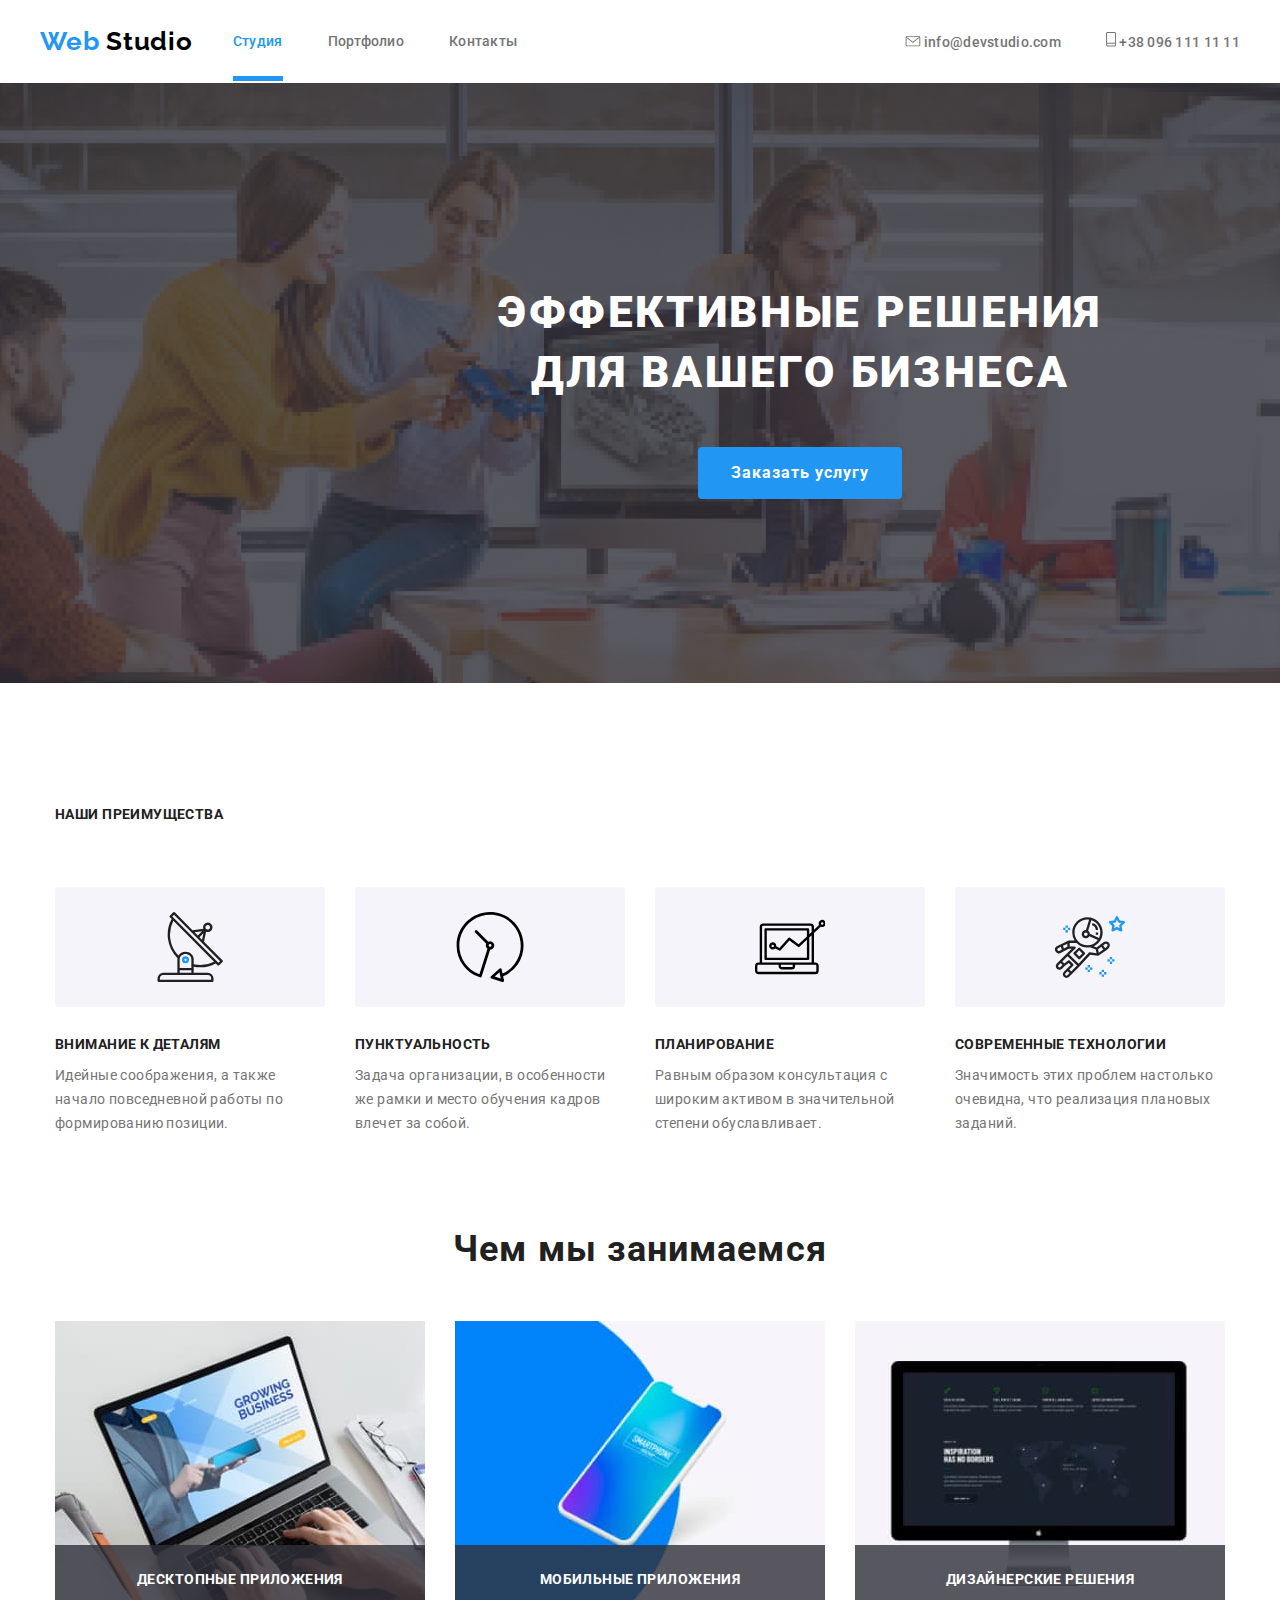
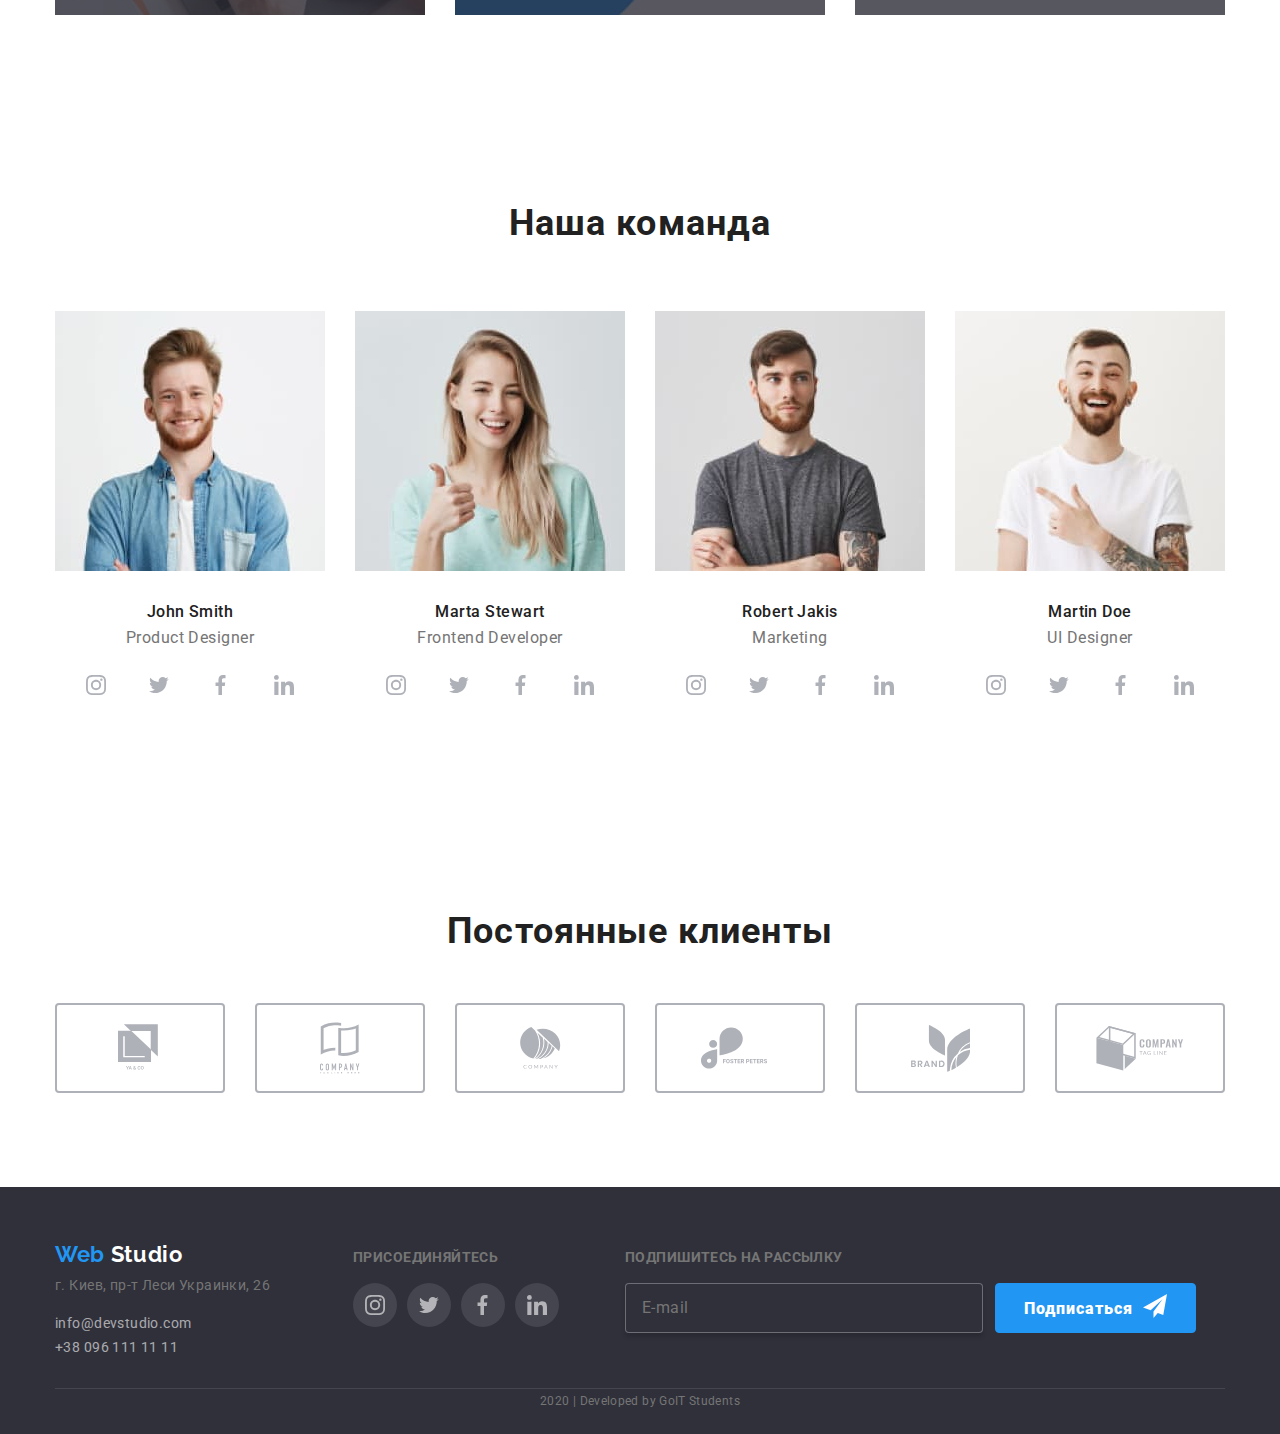
<file: index.html>
<!DOCTYPE html>
<html lang="en">
  <head>
    <meta charset="UTF-8" />
    <meta name="viewport" content="width=device-width, initial-scale=1.0" />
    <title>Document</title>
    <link
      href="https://fonts.googleapis.com/css2?family=Raleway:wght@700&family=Roboto:wght@400;500;700;900&display=swap"
      rel="stylesheet"
    />
    <link rel="stylesheet" href="https://cdnjs.cloudflare.com/ajax/libs/modern-normalize/0.6.0/modern-normalize.min.css"
    />
    <link rel="stylesheet" href="./css/style.css" />
  </head>
  <body class="page">
    <header class="page-header">
      <div class="main-nav">
        <div class="logo">
          <a href="/" class="logo">
            <span class="accent"> Web </span> Studio
          </a>
        </div>
        <div class="site-nav">
          <ul class="site-nav">
              <li class="item"><a href="" class="link current">Студия</a></li>
              <li class="item"><a href="./portfolio.html" class="link">Портфолио</a></li>
              <li class="item"><a href="" class="link">Контакты</a></li>
          </ul>
        </div>
        <div class="contacts">
          <ul class="site-nav">
            <li class="item">
              <a href="mailto:info@devstudio.com" class="link">
                <svg class="icon-contact" width="16px" height="11px">
                  <use href="./images/symbol-defs.svg#icon-envelope"></use>
                </svg>
                info@devstudio.com</a></li>
            <li class="item"><a href="" class="link">
              <svg class="icon-contact" width="10px" height="15px">
                <use href="./images/symbol-defs.svg#icon-mobile"></use>
              </svg>
              +38 096 111 11 11</a></li>
          </ul>
        </div>
      </div>
    </header>
     <main>
       <div class="overlay">
      <section class="hero">
        <h1 class="hero-title">Эффективные решения для вашего бизнеса</h1>
        <button  class="button primery" data-modal-open>Заказать услугу</button>
      </section>
      </div>
      <section class="section">
      <div class="container">
<div class="advantages">
        <h2 class="advantages-title is-hidden">Наши преимущества</h2>
        <ul class="advantages-list">
          <li class="img">
            <div class="">
            <svg class="advantages-img" width="70" height="70">
              <use href="./images/symbol-defs.svg#icon-satellite"></use>
            </svg>
            </div>
            <!--<img class="advantages-img" src="./images/Vector(1).svg"
              alt="спутниковая тарелка"
              width="65"
            />-->
            <h2 class="advantages-title">Внимание к деталям</h2>
            <p class="section-text">
              Идейные соображения, а также начало повседневной работы по
              формированию позиции.
            </p>
          </li>
          <li class="img">
            <svg class="advantages-img" width="70px" height="70px">
              <use href="./images/symbol-defs.svg#icon-clock"></use>
            </svg>
            <!--<img class="advantages-img" src="./images/Vector(2).svg" alt="часы" width="67" />-->
            <h2 class="advantages-title">Пунктуальность</h2>
            <p class="section-text">
              Задача организации, в особенности же рамки и место обучения кадров
              влечет за собой.
            </p>
          </li>
          <li class="img">
            <svg class="advantages-img" width="70px" height="70px">
              <use href="./images/symbol-defs.svg#icon-laptop"></use>
            </svg>
            <!--<img class="advantages-img" src="./images/Vector(3).svg" alt="компьютер" width="70" />-->
            <h2 class="advantages-title">Планирование</h2>
            <p class="section-text">
              Равным образом консультация с широким активом в значительной
              степени обуславливает.
            </p>
          </li>
          <li class="img">
            <svg class="advantages-img" width="70px" height="70px">
              <use href="./images/symbol-defs.svg#icon-astronaut"></use>
            </svg>
            <!--<img class="advantages-img" src="./images/Vector(4).svg" alt="космонавт" width="55" />-->
            <h2 class="advantages-title">Современные технологии</h2>
            <p class="section-text">
              Значимость этих проблем настолько очевидна, что реализация
              плановых заданий.
            </p>
          </li>
        </ul>
</div>
      </section>
      
      <section class="doing">
        <div class="container">
        <h3 class="doing-title">Чем мы занимаемся</h3>
        <ul class="doing-list">
            <li class="box">
            <div class="activity">
              <a href="">
               <img class="doing-img" src="./images/img-nout.jpg" alt="ноутбук"/></a>
              <div class="activity-link">
                <a href="" class="link">Десктопные приложения</a>
              </div>
            </div>
          </li>
          <li class="box">
            <div class="activity">
              <a href="">
                <img class="doing-img" src="./images/box-tel.jpg" alt="телефон" /></a>
              <div class="activity-link">
                <a href="" class="link">Мобильные приложения</a>
              </div>
            </div>
          </li>
          <li class="box">
            <div class="activity">
              <a href="">
                <img class="doing-img" src="./images/monic.jpg" alt="монитор" /></a>
              <div class="activity-link">
                <a href="" class="link">Дизайнерские решения</a>
              </div>
            </div>
          </li>
        </ul>
        </div>
      </section>
      <div class="container-bgd">
      <section class="team">
        <div class="container container-people">
        <h4 class="team-title">Наша команда</h4>
        <div class="container-team">
        <div class="people">
          <ul class="social-links">
          <li>
            <img class="team-img"
              src="./images/people1.jpg" alt="Джон Смит, дизайнер" width="270"
            />
            <h4 class="team-people">John Smith</h4>
            <p class="team-text">Product Designer</p>
          </li>
        </ul>
        <ul class="social-links">
          <div class="social-icon">
          <li>
              <a href="" aria-label="Ссылка на Instagram" class= "link"> 
              <svg class="icon-link" width="20px" height="20px">
                <use href="./images/symbol-defs.svg#icon-instagram"></use>
              </svg>
              </a>
          </li>
          <li>
            <a href="" aria-label="Ссылка на Twitter" class="link">
              
              <svg class="icon-link" width="20px" height="20px">
                <use href="./images/symbol-defs.svg#icon-twitter"></use>
              
              </svg></a>
          </li>
          <li>
            <a href="" aria-label="Ссылка на Facebook" class="link">
              <svg class="icon-link" width="20px" height="20px">
                <use href="./images/symbol-defs.svg#icon-facebook"></use>
              </svg>
            </a>
          </li>
          <li>
            <a href="" aria-label="Ссылка на Linkedin" class="link">
              <svg class="icon-link" width="20px" height="20px">
                <use href="./images/symbol-defs.svg#icon-linkedin"></use>
              </svg>
            </a>
          </li>
          </div>
        </ul>
        </div>
        <div class="people">
        <ul class="social-links">
          <li>
            <img class="team-img"
              src="./images/people2.jpg"
              alt="Марта Стеварт, фронтэнд разработчик" width="270"
            />
            <h4 class="team-people">Marta Stewart</h4>
            <p class="team-text">Frontend Developer</p>
          </li>
        </ul>
        <ul class="social-links">
          <div class="social-icon">
          <li>
            <a href="" aria-label="Ссылка на Instagram" class="link">
              <svg class="icon-link" width="20px" height="20px">
                <use href="./images/symbol-defs.svg#icon-instagram"></use>
              </svg>
              </a>
          </li>
          <li>
            <a href="" aria-label="Ссылка на Twitter" class="link">
              <svg class="icon-link" width="20px" height="20px">
                <use href="./images/symbol-defs.svg#icon-twitter"></use>
              </svg>
              </a>
          </li>
          <li>
            <a href="" aria-label="Ссылка на Facebook" class="link">
              <svg class="icon-link" width="20px" height="20px">
                <use href="./images/symbol-defs.svg#icon-facebook"></use>
              </svg>
              </a>
          </li>
          <li>
            <a href="" aria-label="Ссылка на Linkedin" class="link">
              <svg class="icon-link" width="20px" height="20px">
                <use href="./images/symbol-defs.svg#icon-linkedin"></use>
              </svg>
              </a>
          </li>
          </div>
        </ul>
        </div>
        <div class="people">
        <ul class="social-links">
          <li>
            <img class="team-img"
              src="./images/people3.jpg" alt="Роберт Джакис, маркетинг" width="270"
            />
            <h4 class="team-people">Robert Jakis</h4>
            <p class="team-text">Marketing</p>
          </li>
        </ul>
        <ul class="social-links">
          <div class="social-icon">
          <li>
            <a href="" aria-label="Ссылка на Instagram" class="link"
              >
              <svg class="icon-link" width="20px" height="20px">
                <use href="./images/symbol-defs.svg#icon-instagram"></use>
              </svg>
            </a>
          </li>
          <li>
            <a href="" aria-label="Ссылка на Twitter" class="link">
              <svg class="icon-link" width="20px" height="20px">
                <use href="./images/symbol-defs.svg#icon-twitter"></use>
              </svg>
              </a>
          </li>
          <li>
            <a href="" aria-label="Ссылка на Facebook" class="link">
              <svg class="icon-link" width="20px" height="20px">
                <use href="./images/symbol-defs.svg#icon-facebook"></use>
              </svg>
              </a>
          </li>
          <li>
            <a href="" aria-label="Ссылка на Linkedin" class="link">
              <svg class="icon-link" width="20px" height="20px">
                <use href="./images/symbol-defs.svg#icon-linkedin"></use>
              </svg>
              </a>
          </li>
          </div>
        </ul>
        </div>
        <div class="people">
        <ul class="social-links">
          <li>
            <img class="team-img"
              src="./images/people4.jpg" alt="Мартин До, дизайнер" width="270"
            />
            <h4 class="team-people">Martin Doe</h4>
            <p class="team-text">UI Designer</p>
          </li>
        </ul>
        <ul class="social-links">
          <div class="social-icon">
          <li>
            <a href="" aria-label="Ссылка на Instagram" class="link">
              <svg class="icon-link" width="20px" height="20px">
                <use href="./images/symbol-defs.svg#icon-instagram"></use>
              </svg>
              </a>
          </li>
          <li>
            <a href="" aria-label="Ссылка на Twitter" class="link">
              <svg class="icon-link" width="20px" height="20px">
                <use href="./images/symbol-defs.svg#icon-twitter"></use>
              </svg>
              </a>
          </li>
          <li>
            <a href="" aria-label="Ссылка на Facebook" class="link">
              <svg class="icon-link" width="20px" height="20px">
                <use href="./images/symbol-defs.svg#icon-facebook"></use>
              </svg>
              </a>
          </li>
          <li>
            <a href="" aria-label="Ссылка на Linkedin" class="link">
              <svg class="icon-link" width="20px" height="20px">
                <use href="./images/symbol-defs.svg#icon-linkedin"></use>
              </svg>
              </a>
          </li>
          </div>
        </ul>
        </div>
        </div>
      </section>
      </div>
      <section class="container">
        <h5 class="customers-title">Постоянные клиенты</h5>
        <ul class="customers-list">
          
          <li class="item">
            <a href="" aria-label="Ссылка на YA&CO" class="link">
              <svg class="icon-link" width="44px" height="49px">
                <use href="./images/symbol-defs.svg#icon-ya"></use>
              </svg>
              </a>
          </li>
          <li class="item">
            <a href="" aria-label="Ссылка на COMPANY TAGLINE HERE" class="link">
              <svg class="icon-link" width="40px" height="52px">
                <use href="./images/symbol-defs.svg#icon-tag-line"></use>
              </svg>
              </a
            >
          </li>
          <li class="item">
            <a href="" aria-label="Ссылка на COMPANY" class="link"> 
              <svg class="icon-link" width="41px" height="42px">
                <use href="./images/symbol-defs.svg#icon-company"></use>
              </svg>
              </a>
          </li>
          <li class="item">
            <a href="" aria-label="Ссылка на FOSTER PETERS" class="link"
              > 
              <svg class="icon-link" width="79px" height="45px">
                <use href="./images/symbol-defs.svg#icon-foster"></use>
              </svg>
              </a>
          </li>
          <li class="item">
            <a href="" aria-label="Ссылка на BRAND" class="link">
              <svg class="icon-link" width="59px" height="47px">
                <use href="./images/symbol-defs.svg#icon-brand"></use>
              </svg>
              </a>
          </li>
          <li class="item">
            <a href="" aria-label="Ссылка на COMPANY TAG LINE" class="link">
              <svg class="icon-link" width="88px" height="45px">
                <use href="./images/symbol-defs.svg#icon-tag"></use>
              </svg>
              </a>
          </li>
          
        </ul>
      </div>
      </section>
   </main>
    <div class="backdrop is-hidden" data-modal>
      <div class="modal">
        <button data-modal-close class="icon-button">
          <svg class="icon-close">
            <use href="./images/symbol-modal.svg#icon-close"></use>
          </svg>
        </button>
        <form class="form">
          <div class="form-container">
            <div class="form-call"> Оставьте свои данные, мы вам перезвоним</div>
            <div class="form-group">
              <input class="form-input" type="text" id="name" name="name" placeholder=" " />
              <label for="name" class="form-label">Имя</label>
              <svg class="icon-form" width="18px" height="18px">
                <use href="./images/symbol-modal.svg#icon-person"></use>
              </svg>
            </div>
            <div class="form-group">
              <input class="form-input" type="tel" id="tel" name="tel" placeholder=" " />
              <label for="tel" class="form-label" placeholder=" ">Телефон</label>
              <svg class="icon-form" width="18px" height="18px">
                <use href="./images/symbol-modal.svg#icon-phone"></use>
              </svg>
            </div>
            <div class="form-group">
              <input class="form-input" type="email" id="email" name="email" placeholder=" " />
              <label for="email" class="form-label">Почта</label>
              <svg class="icon-form" width="18px" height="18px">
                <use href="./images/symbol-modal.svg#icon-black"></use>
              </svg>
            </div>
            <div class="form-group">
              <textarea class="textarea-comment" name="comment" rows="5" placeholder=" "></textarea>
              <label for="comment" class="label-comment">Комментарии</label>
            </div>
            <div class="accept">
              <label class="checkbox-label">
                <input class="checkbox" type="checkbox" name="topic" value="doc" />
                <span class="icon-check"></span>
                <p class="label-confirm">Соглашаюсь с рассылкой и принимаю <a href="" class="link-dogovor">Условия
                    договора</a>
                </p>
              </label>
            </div>
            <button class="button-send">Отправить</button>
    
          </div>
        </form>
      </div>
    </div>
    <div class="footer">
    <footer class="container">
      <div class="advantages-list">
      <div class="footer-box footer-addres">
        <a href="/" class="logo"> Web <span class="studio"> Studio </span> </a>
      <address>
        г. Киев, пр-т Леси Украинки, 26
      </address>
      <ul class="footer-contacts">
        <li><a href="" class="link">info@devstudio.com</a></li>
        <li><a href="" class="link">+38 096 111 11 11</a></li>
      </ul>
      </div>
      <div class="footer-box footer-social">
      <b>Присоединяйтесь</b>
      
      <ul class="social-links">
        <div class="footer-links">
        <li>
          <a href="" aria-label="Ссылка на Instagram" class="link">
            <svg class="icon-link" width="20px" height="20px">
              <use href="./images/symbol-defs.svg#icon-instagram"></use>
            </svg>
            </a>
        </li>
        <li>
          <a href="" aria-label="Ссылка на Twitter" class="link">
            <svg class="icon-link" width="20px" height="20px">
              <use href="./images/symbol-defs.svg#icon-twitter"></use>
            </svg>
            </a>
        </li>
        <li>
          <a href="" aria-label="Ссылка на Facebook" class="link">
            <svg class="icon-link" width="20px" height="20px">
              <use href="./images/symbol-defs.svg#icon-facebook"></use>
            </svg>
            </a>
        </li>
        <li>
          <a href="" aria-label="Ссылка на Linkedin" class="link">
            <svg class="icon-link" width="20px" height="20px">
              <use href="./images/symbol-defs.svg#icon-linkedin"></use>
            </svg>
            </a>
        </li>
      </ul>
      </div>
      
      <div class="footer-box footer-email">
      <b>Подпишитесь на рассылку</b>
      <ul class="footer-links">
       <li>
         <form class="form-footer">
           <input class="footer-input" type="email" name="email" placeholder="E-mail"/>
         </form>
       </li>
       <li>
        <button class="footer-button">Подписаться<svg class="icon-link" width="24px" height="24px">
          <use href="./images/symbol-defs.svg#icon-convert"></use>
        </svg>
        </button>
       </li>
      </ul>
      </div>
      </div>
      <p class="developed">2020 | Developed by GoIT Students</p>
    </footer>
    </div>
    <script src="./js/modal.js"></script>
  </body>
</html>
</file>
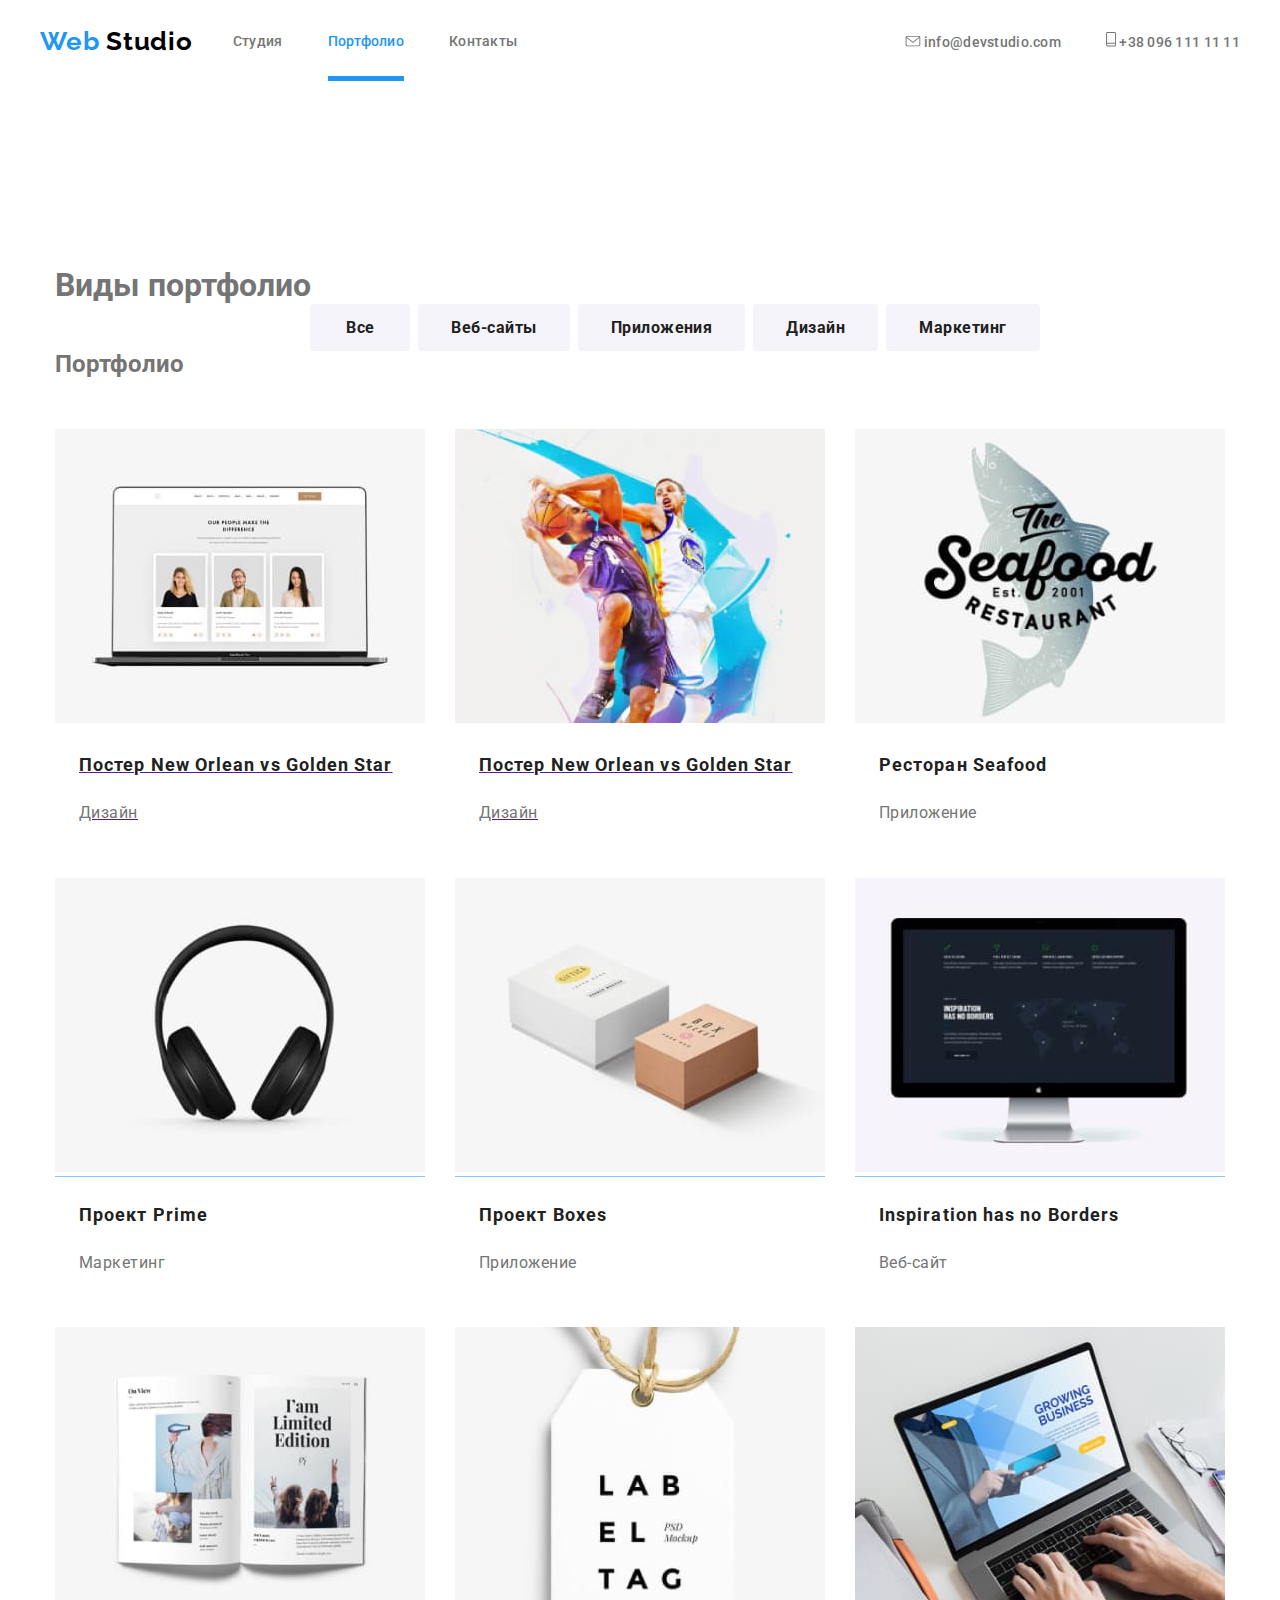
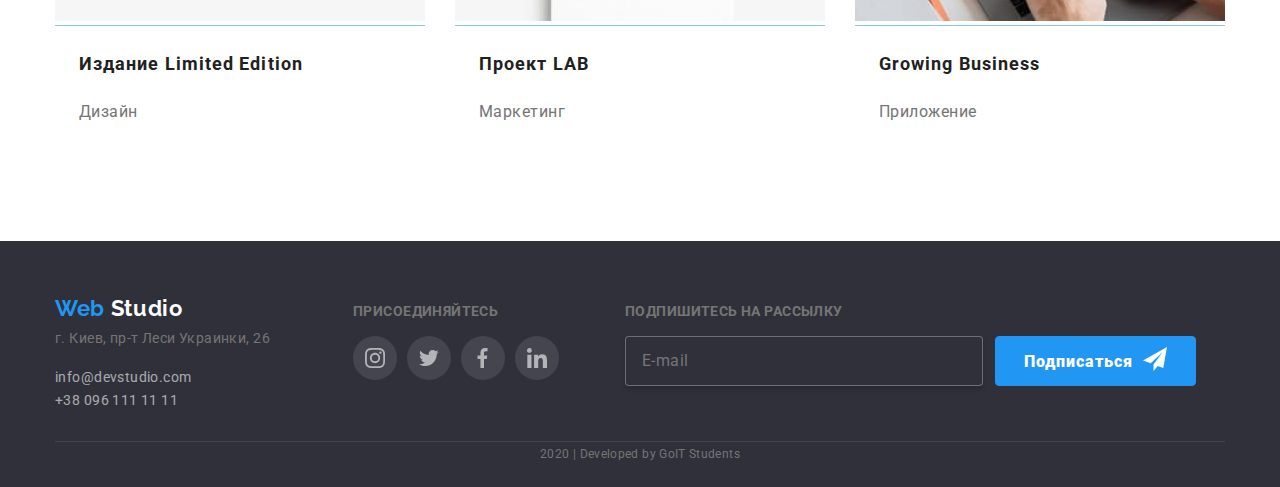
<file: portfolio.html>
<!DOCTYPE html>
<html lang="en">
  <head>
    <meta charset="UTF-8" />
    <meta name="viewport" content="width=device-width, initial-scale=1.0" />
    <title>Document</title>
    <link
      href="https://fonts.googleapis.com/css2?family=Raleway:wght@700&family=Roboto:wght@400;500;700;900&display=swap"
      rel="stylesheet" />
    <link rel="stylesheet" href="https://cdnjs.cloudflare.com/ajax/libs/modern-normalize/0.6.0/modern-normalize.min.css" />
    <link rel="stylesheet" href="./css/style.css" />
  </head>
  <body class="page">
    <header class="page-header">
      <div class="main-nav">
        <div class="logo">
          <a href="/" class="logo">
            <span class="accent"> Web </span> Studio
          </a>
        </div>
        <div class="site-nav">
          <ul class="site-nav">
            <li class="item"><a href="./index.html" class="link">Студия</a></li>
           
            <li class="item"><a href="" class="link current">Портфолио</a></li>
            
            <li class="item"><a href="" class="link">Контакты</a></li>
          </ul>
        </div>
        <div class="contacts">
          <ul class="site-nav">
            <li class="item">
              <a href="mailto:info@devstudio.com" class="link">
                <svg class="icon-contact" width="16px" height="11px">
                  <use href="./images/symbol-defs.svg#icon-envelope"></use>
                </svg>
                info@devstudio.com</a></li>
            <li class="item"><a href="" class="link">
                <svg class="icon-contact" width="10px" height="15px">
                  <use href="./images/symbol-defs.svg#icon-mobile"></use>
                </svg>
                +38 096 111 11 11</a></li>
          </ul>
        </div>
    </header>
    <main>
      <section class="section">
        
        <div class="container-works">
          <h1 class="title is-hidden">Виды портфолио</h1>
          <ul class="list-buttons">
            <li class="item"><a href="" class="buttons">Все</a></li>
            <li class="item"><a href="" class="buttons">Веб-сайты</a></li>
            <li class="item"><a href="" class="buttons">Приложения</a></li>
            <li class="item"><a href="" class="buttons">Дизайн</a></li>
            <li class="item"><a href="" class="buttons">Маркетинг</a></li>
          </ul>
         
           <h2 class="title-portfolio is-hidden">Портфолио</h2>
            <ul class="flex-container">
              
              <li class="flex-element">
                <a href class="product">
                  <div class="product-card">
                  <img src="./images/tehnok.jpg" alt="Характеристика технокряк" width="370" />
                    <div class="product-text">
                      <p class="text">
                        Технокряк это современная площадка распространения
                        коронавируса. Компании используют эту платформу для
                        цифрового шпионажа и атак на защищённые сервера конкурентов.
                      </p>
                    </div>
                  </div>
                  <div class='footer-card'>
                    <h2 class="section-title">
                      Постер New Orlean vs Golden Star
                    </h2>
                    <p class="kind-portfolio">Дизайн</p>
                  </div>
                </a>
              </li>
                
              <li class="flex-element">
                <a href class="product"> 
                <div class="product-card">
                  <img src="./images/poster.jpg" alt="Изображение постера" width="370" />
                  <div class="product-text">
                  <p class="text">
                    Технокряк это современная площадка распространения
                    коронавируса. Компании используют эту платформу для
                    цифрового шпионажа и атак на защищённые сервера конкурентов.
                  </p>
                  </div>
                  </div>
                 <div class='footer-card'>
                  <h2 class="section-title">
                   Постер New Orlean vs Golden Star
                  </h2>
                  <p class="kind-portfolio">Дизайн</p>
                 </div>
                </a>
               </li>
              
              
              <li class="flex-element">
                <div class="product">
                <div class="product-card">
                <a>
                  <img
                    src="./images/restaurant.jpg"
                    alt="Изображение логотипа"
                    width="370"
                  />                  
                  <div class="product-text">
                  <p class="text">
                    Технокряк это современная площадка распространения
                    коронавируса. Компании используют эту платформу для
                    цифрового шпионажа и атак на защищённые сервера конкурентов.
                  </p>
                  </div>
                  </div>
                  <h2 class="section-title">Ресторан Seafood</h2>
                  <p class="kind-portfolio">Приложение</p>
                </a>
                </div>
              </li>
              
              
              <li class="flex-element">
                <div class="product">
                <div class="product-card">
                <a>
                  <img
                    src="./images/headphones.jpg"
                    alt="Изображение наушников"
                    width="370"
                  />
                  <div class="product-text">               
                  <p class="text">
                    Технокряк это современная площадка распространения
                    коронавируса. Компании используют эту платформу для
                    цифрового шпионажа и атак на защищённые сервера конкурентов.
                  </p>
                  </div>
                  </div>
                   <h2 class="section-title">Проект Prime</h2>
                  <p class="kind-portfolio">Маркетинг</p>
                </a>
                </div>
              </li>
              
              
              <li class="flex-element">
                <div class="product">
                <div class="product-card">
                <a>
                  <img
                    src="./images/boxes.jpg"
                    alt="Изображение коробок"
                    width="370"
                  />
                  <div class="product-text">                 
                  <p class="text">
                    Технокряк это современная площадка распространения
                    коронавируса. Компании используют эту платформу для
                    цифрового шпионажа и атак на защищённые сервера конкурентов.
                  </p>
                  </div>
               </div>
                  <h2 class="section-title">Проект Boxes</h2>
                  <p class="kind-portfolio">Приложение</p>
                </a>
                </div>
              </li>
              
              
              <li class="flex-element">
                <div class="product">
                <div class="product-card">
                <a>
                  <img
                    src="./images/monic.jpg"
                    alt="Изображение монитора"
                    width="370"
                  />                 
                  <div class="product-text">
                  <p class="text">
                    Технокряк это современная площадка распространения
                    коронавируса. Компании используют эту платформу для
                    цифрового шпионажа и атак на защищённые сервера конкурентов.
                  </p>
                  </div>
                  </div>
                  <h2 class="section-title">Inspiration has no Borders</h2>
                  <p class="kind-portfolio">Веб-сайт</p>
                </a>
               </div>
              </li>
              
              
              <li class="flex-element">
                <div class="product">
                <div class="product-card">
                <a>
                  <img
                    src="./images/edition.jpg"
                    alt="Изображение издательства"
                    width="370"
                  />                 
                <div class="product-text">
                  <p class="text">
                    Технокряк это современная площадка распространения
                    коронавируса. Компании используют эту платформу для
                    цифрового шпионажа и атак на защищённые сервера конкурентов.
                  </p>
                  </div>
                  </div>
                  <h2 class="section-title">Издание Limited Edition</h2>
                  <p class="kind-portfolio">Дизайн</p>
                </a>
                </div>
              </li>
              
              
              <li class="flex-element">
                <div class="product">
                <div class="product-card">
                <a>
                  <img
                    src="./images/lab.jpg"
                    alt="Изображение логотипа"
                    width="370"
                  />                 
                <div class="product-text">
                  <p class="text">
                    Технокряк это современная площадка распространения
                    коронавируса. Компании используют эту платформу для
                    цифрового шпионажа и атак на защищённые сервера конкурентов.
                  </p>
                  </div>
                </div>
                  <h2 class="section-title">Проект LAB</h2>
                  <p class="kind-portfolio">Маркетинг</p>
                </a>
                </div>
              </li>
              
              
              <li class="flex-element">
                <div class="product">
                <div class="product-card">
                <a>
                  <img
                    src="./images/img-nout.jpg"
                    alt="Изображение ноутбука"
                    width="370"
                  />                 
                <div class="product-text">
                  <p class="text">
                    Технокряк это современная площадка распространения
                    коронавируса. Компании используют эту платформу для
                    цифрового шпионажа и атак на защищённые сервера конкурентов.
                  </p>
                  </div>
                </div>
                   <h2 class="section-title">Growing Business</h2>
                  <p class="kind-portfolio">Приложение</p>
                </a>
                </div>
              </li>
              
            </ul>
          
        </div>
      </section>
    </main>
    <div class="footer">
      <footer class="container">
        <div class="advantages-list">
          <div class="footer-box footer-addres">
            <a href="/" class="logo"> Web <span class="studio"> Studio </span> </a>
            <address>
              г. Киев, пр-т Леси Украинки, 26
            </address>
            <ul class="footer-contacts">
              <li><a href="" class="link">info@devstudio.com</a></li>
              <li><a href="" class="link">+38 096 111 11 11</a></li>
            </ul>
          </div>
          <div class="footer-box footer-social">
            <b>Присоединяйтесь</b>
    
            <ul class="social-links">
              <div class="footer-links">
                <li>
                  <a href="" aria-label="Ссылка на Instagram" class="link">
                    <svg class="icon-link" width="20px" height="20px">
                      <use href="./images/symbol-defs.svg#icon-instagram"></use>
                    </svg>
                  </a>
                </li>
                <li>
                  <a href="" aria-label="Ссылка на Twitter" class="link">
                    <svg class="icon-link" width="20px" height="20px">
                      <use href="./images/symbol-defs.svg#icon-twitter"></use>
                    </svg>
                  </a>
                </li>
                <li>
                  <a href="" aria-label="Ссылка на Facebook" class="link">
                    <svg class="icon-link" width="20px" height="20px">
                      <use href="./images/symbol-defs.svg#icon-facebook"></use>
                    </svg>
                  </a>
                </li>
                <li>
                  <a href="" aria-label="Ссылка на Linkedin" class="link">
                    <svg class="icon-link" width="20px" height="20px">
                      <use href="./images/symbol-defs.svg#icon-linkedin"></use>
                    </svg>
                  </a>
                </li>
            </ul>
          </div>
    
          <div class="footer-box footer-email">
            <b>Подпишитесь на рассылку</b>
            <ul class="footer-links">
              <li>
                <form class="form-footer">
                  <input class="footer-input" type="email" name="email" placeholder="E-mail" />
                </form>
              </li>
              <li>
                <button class="footer-button">Подписаться<svg class="icon-link" width="24px" height="24px">
                    <use href="./images/symbol-defs.svg#icon-convert"></use>
                  </svg>
                </button>
              </li>
            </ul>
          </div>
        </div>
        <p class="developed">2020 | Developed by GoIT Students</p>
      </footer>
    </div>
  </body>
</html>
</file>
<file: css/style.css>
:root {
  --primary-text-color: #757575;
  --title-text-color: #212121;
  --accent-color: #2196f3;
  --primary-white-color: #ffffff;
  --icon-color: #afb1b8;
  --logo-color: #000000;
  --timing-function: cubic-bezier(0.4, 0, 0.2, 1);
}
.page {
  margin: 0;
  background-color: var(--primary-white-color);
  color: var(--primary-text-color);
  font-family: Roboto, Arial;
}

/* цвет основного текста #212121*/

/* вторичный цвет текста #757575*/

/* белый #FFFFFF*/

/* rgba (255, 255, 255, 0,4)*/

/* акцент #2196F3*/

/* вторичный цвет фона F5F4FA*/

html {
  box-sizing: border-box;
}

*,
*::before,
*::after {
  box-sizing: inherit;
}
.page-header {
  /* outline: 2px solid tomato;*/
}

/*главная навигация*/
.main-nav {
  display: flex;
  align-items: center;
  margin-left: auto;
  margin-right: auto;
  width: 1200px;
  /*outline: 2px solid tomato;*/
}

.logo {
  color: var(--logo-color);
  font-family: Raleway, Arial;
  font-weight: bold;
  font-size: 26px;
  line-height: 1.19;
  letter-spacing: 0.03em;
  text-decoration: none;
}

.accent {
  color: var(--accent-color);
}

/*герой*/

.overlay {
  max-width: 1600px;
  height: 600px;
  margin-left: auto;
  margin-right: auto;
  background-image: linear-gradient(
      to right,
      rgba(47, 48, 58, 0.8),
      rgba(47, 48, 58, 0.8)
    ),
    url('../images/Header.jpg');
  background-repeat: no-repeat;
  background-size: cover;
  background-position: center;
  /*outline: 2px solid tomato;*/
  background-color: #212121;
}

.box {
  /*width: 370px;
  margin-right: 30px;*/
  margin-top: 50px;
  padding-bottom: 94px;
  /*border: 2px solid blue;*/
  border-radius: 8px;
}

/*оформление шрифта ссылок чем мы занимаемся*/
.box .link {
  font-weight: bold;
  font-size: 14px;
  line-height: 1.14px;
  text-align: center;
  letter-spacing: 0.03em;
  text-transform: uppercase;
  text-decoration: none;
}

.doing-list .box:not(:last-child) {
  margin-right: 30px;
}

.site-nav .link {
  color: var(--primary-text-color);
  font-weight: 500;
  font-size: 14px;
  line-height: 1.14;
  letter-spacing: 0.02em;
  /*outline: 2px solid tomato;*/
  padding-top: 32px;
  padding-bottom: 32px;
  display: block;
}

.site-nav {
  /*padding-top: 32px;
  padding-bottom: 32px;
  display: block;*/
  display: flex;
  margin-top: 0;
  margin-bottom: 0;
  align-items: baseline;
}

/*цвет перебивает, должен быть 212121*/
/*.site-nav .link {
  color: var(--primary-text-color);
}*/

.site-nav .item {
  margin-right: 45px;
  /*background-color: tomato;*/
}

.site-nav .item:last-child {
  margin-right: 0;
}

.nav-link {
  margin-bottom: 0;
  display: flex;
}

.nav-link .link {
  display: block;
  padding-top: 32px;
  padding-bottom: 32px;
  padding-left: 0;
  /*outline: 2px solid tomato;*/
}

.nav-link .item {
  margin-right: 30px;
  background-color: tomato;
}
.nav-link .item + .item {
  margin-left: 30;
}

/* Телефон и email */
.icon-contact {
  fill: currentColor;
}

.link:hover,
.link:focus {
  color: var(--accent-color);
}

.site-nav .link.current {
  color: var(--accent-color);
}

.contacts {
  /*display: flex;
  flex-wrap: nowrap;*/
  margin-left: auto;
}

/*hero*/
.hero {
  color: var(--primary-white-color);
  font-weight: 900;
  font-size: 44px;
  line-height: 1.37;
  text-align: center;
  letter-spacing: 0.06em;
  text-transform: uppercase;
  width: 1600px;
  height: 600px;
  /*display: flex;*/
  /*margin-top: 0;
  margin-bottom: 0;
  outline: 2px solid tomato;*/
}

.hero-title {
  font-weight: 900;
  font-size: 44px;
  line-height: 1.36;
  text-align: center;
  letter-spacing: 0.06em;
  text-transform: uppercase;

  padding-top: 200px;
  padding: 200px 452px 30px 452px;
  margin: 0;
}

.container {
  width: 1200px;
  padding-left: 15px;
  padding-right: 15px;
  margin: 0 auto;
}

/*падинг верх наша команда*/
.container-people {
  /*padding-top: 94px;*/
}

/*наши преимущества*/

/*.is-hidden {
  display: none;
}*/

.advantages {
  padding-top: 94px;
  padding-bottom: 94px;
  /*display: flex;*/
  /*margin-top: 94px;*/
  /*display: flex;*/

  /*outline: 2px solid tomato;*/
}

.advantages-list {
  display: flex;
  align-items: baseline;
  justify-content: space-between;
  padding-left: 0;
  margin-bottom: 0;
  padding-top: 48px;
  /*fill: #212121;*/
}

.img {
  width: 278px;
  margin-right: 30px;
  /*background-color: rgb(92, 185, 221);*/
}

.advantages-img {
  width: 270px;
  height: 120px;
  display: block;
  padding: 25px 100px;
  background-color: #f5f4fa;

  /*border: 2px solid blue;*/
  border-radius: 4px;
}

.img:last-child {
  margin-right: 0;
}

/*.peolpe {
  display: flex;
  flex-wrap: wrap;
  width: 278px;
  margin-right: 30px;
  padding-left: 0;
}*/
.doing {
  /*display: flex;*/
  /*outline: 2px solid tomato;*/
}

.doing-img {
  width: 370px;
  /*padding-bottom: 94px;*/
}

.doing-list {
  display: flex;
  /*width: 1230px;*/
  margin-top: 0px;
  margin-bottom: 0px;
  padding-left: 0px;
}

.social-links {
  padding-left: 0px;
  /*margin-right: 30px;*/
  /* margin-top: 24px;*/ /*лезит в нашей команде сверху*/
}

.social-icon {
  display: flex;
  justify-content: space-evenly;
}

.section-title {
  color: var(--title-text-color);

  font-weight: bold;
  font-size: 18px;
  line-height: 2;
  letter-spacing: 0.06em;
  /*text-transform: uppercase;*/
  margin-top: 20px;
  margin-bottom: 0;
  padding-right: 24px;
  padding-left: 24px;
}

.section-text {
  color: var(--primary-text-color);
  font-weight: normal;
  font-size: 14px;
  line-height: 1.72;
  letter-spacing: 0.03em;
  margin-top: 10px;
  margin-bottom: 0;
}

.advantages-title {
  color: var(--title-text-color);
  font-weight: bold;
  font-size: 14px;
  line-height: 1.14;
  letter-spacing: 0.03em;
  text-transform: uppercase;
  margin-top: 30px;
  margin-bottom: 10px;
}

.kind-portfolio {
  font-weight: normal;
  font-size: 16px;
  line-height: 1.8;
  letter-spacing: 0.03em;
  color: var(--primary-text-color);
  margin-bottom: 20px;
  padding-right: 24px;
  padding-left: 24px;
}

.doing-title,
.team-title {
  /*display: flex;*/
  color: var(--title-text-color);
  font-weight: bold;
  font-size: 36px;
  line-height: 1.16;
  text-align: center;
  letter-spacing: 0.03em;
  margin: 0;
  /*padding-top: 94px;*/
}

.team-title {
  padding-top: 94px;
}

/*background секции наша команда*/
.container-bgd {
  background-color: var(--primary-white-color);
}

.container-team {
  display: flex;
  padding-left: 0px;
  margin-top: 50px;
  padding-bottom: 94px;
}

/* Карточка сотрудника */
.people {
  margin-bottom: 0px;
  padding-left: 0px;
  width: 270px;
  margin-right: 30px;
  border-radius: 8px;
  transition: box-shadow 250ms var(--timing-function);
}

.people:hover,
.people:focus {
  box-shadow: 0px 5px 5px rgba(0, 0, 0, 0.5); /* Параметры тени */
}

.team {
  /*outline: 2px solid tomato;*/
}

.team-list {
  display: flex;
  flex-wrap: wrap;
  padding-left: 0;
}

.team-people {
  color: var(--title-text-color);
  font-weight: 500;
  font-size: 16px;
  line-height: 0.84;
  text-align: center;
  letter-spacing: 0.03em;
  margin-top: 30px;
  margin-bottom: 0;
}

.team-text {
  color: var(--primary-text-color);
  font-weight: normal;
  font-size: 16px;
  line-height: 1.19;
  text-align: center;
  letter-spacing: 0.03em;
  margin-top: 10px;
  margin-bottom: 0px;
}

.customers {
  /*outline: 2px solid tomato;*/
}

.customers-title {
  color: var(--title-text-color);
  font-weight: bold;
  font-size: 36px;
  line-height: 1.16;
  text-align: center;
  letter-spacing: 0.03em;
  margin: 0px;
  padding-top: 94px;
}

.customers-list {
  display: flex;
  padding-left: 0px;
  padding-bottom: 94px;
  justify-content: space-between;
  margin: 0px;
}

.customers-list .item {
  /*width: 170px;
  height: 90px;
  display: flex;
  justify-content: center;
  align-items: center;
  border: 3px solid var(--icon-color);
  border-radius: 4px;*/
  /* margin-top: 50px;*/
}

.customers-list .item:not(:last-child) {
  margin-right: 30px;
}

/*ховер на постоянных клиентах 01.06.20*/

.customers-list .link:hover,
.customers-list .link:focus {
  color: var(--accent-color);
  border-color: var(--accent-color);
}

.customers-list .link {
  /*display: block;
  color: var(--icon-color);*/
  margin-top: 50px;
  display: flex;
  align-items: center;
  justify-content: center;
  padding: 0;
  border: 2px solid var(--icon-color);
  width: 170px;
  height: 90px;
  color: var(--icon-color);
  border-radius: 4px;
  transition: color 250ms var(--timing-function),
    border-color 250ms var(--timing-function);
}

.link .item {
  color: var(--icon-color);
}

.link {
  color: var(--title-text-color);
  transition: color 250ms var(--timing-function);
}

/*button*/
.button {
  color: var(--title-text-color);
}

.buttons {
  background-color: #f5f4fa;
  color: var(--title-text-color);
  font-family: inherit;
  font-weight: bold;
  font-size: 16px;
  line-height: 1.6;
  letter-spacing: 0.03em;
  text-decoration: none;
  display: inline-block;
  border-radius: 4px;
  padding: 10px 32px;
  min-width: 100px;
  text-align: center;
  border: 1px solid transparent;
  transition: color 250ms var(--timing-function),
    background-color 250ms var(--timing-function);
}

.list-buttons {
  display: flex;
  justify-content: center;
  margin: 0;
  margin-left: 30px;
}

.button.primery {
  background-color: var(--accent-color);
  color: var(--primary-white-color);
  font-family: inherit;
  font-weight: bold;
  font-size: 16px;
  line-height: 1.88;
  letter-spacing: 0.06em;
  text-decoration: none;
  display: inline-block;
  border-radius: 4px;
  padding: 10px 32px;
  min-width: 200px;
  text-align: center;
  border: 1px solid transparent;
  /*margin-bottom: 196px;*/
}

.list-buttons :hover {
  color: var(--primary-white-color);
  background-color: var(--accent-color);
  font-family: inherit;
  border-radius: 4px;
}

.text {
  color: var(--primary-white-color);
  font-weight: normal;
  font-size: 18px;
  line-height: 1.61;
  letter-spacing: 0.03em;
}

/* Значки соцсетей */
.social-links .link {
  display: flex;
  align-items: center;
  justify-content: center;
  padding: 0;
  border: none;
  width: 44px;
  height: 44px;
  color: var(--icon-color);
  border-radius: 50%;
  transition: color 250ms var(--timing-function),
    background-color 250ms var(--timing-function);
}

.icon-link {
  display: inline-block;
  text-align: center;
  fill: currentColor;
}

.social-links .link:hover,
.social-links .link:focus {
  color: white;
  background-color: #2196f3;
}

/*футер*/
/*background footer*/
.footer {
  background-color: #2f303a;
}

.footer-box {
  width: 380px;
  margin-right: 30px;
}

.footer .logo {
  color: var(--accent-color);
  font-weight: bold;
  font-size: 22px;
  line-height: 1.77;
  letter-spacing: 0.03em;
  text-decoration: none;
}

.studio {
  color: var(--primary-white-color);
}

address {
  font-style: normal;
  font-weight: normal;
  font-size: 14px;
  line-height: 1.58;
  letter-spacing: 0.03em;
}

.footer .link {
  font-style: normal;
  font-weight: normal;
  font-size: 14px;
  line-height: 1.71;
  letter-spacing: 0.03em;
  color: rgba(255, 255, 255, 0.6);
}

.footer-contacts {
  padding: 0;
}

b {
  font-weight: bold;
  font-size: 14px;
  line-height: 1.14;
  letter-spacing: 0.03em;
  text-transform: uppercase;
}

.footer-button {
  color: var(--primary-white-color);
  font-family: inherit;
  font-weight: 900;
  font-size: 16px;
  line-height: 1.88;
  display: flex;
  justify-content: center;
  letter-spacing: 0.06em;
  text-decoration: none;
  border-radius: 4px;
  min-width: 200px;
  height: 50px;
  border: 1px solid transparent;
  border-color: var(--accent-color);
  padding: 10px 28px 10px 28px;
  background-color: var(--accent-color);
  /*margin-bottom: 218px;*/
}

.footer-button .icon-link {
  margin-left: 10px;
}

.footer-links {
  display: flex;
  width: 206px;
  justify-content: space-between;
  align-items: flex-end;
  padding-left: 0;
}

/* Значки соцсетей в футере */
.footer-links .link {
  border: 5px;
  width: 44px;
  height: 44px;
  background-color: rgba(255, 255, 255, 0.1);
  border-radius: 50%;
}

.developed {
  font-size: 12px;
  line-height: 2;
  text-align: center;
  letter-spacing: 0.03em;
  margin-bottom: 0px;
  padding-bottom: 21px;
  border-top: 1px solid rgba(255, 255, 255, 0.1);
}

/*портфолио*/

.section {
  /*outline: 2px solid tomato;*/
}

.section .title {
  margin: 0;
  padding-top: 91px;
}

.container-works {
  width: 1200px;
  padding-left: 15px;
  padding-right: 15px;
  padding-top: 93px;
  margin-left: auto;
  margin-right: auto;
  /*outline: 2px solid tomato;*/
}

.title-portfolio {
  margin: 0;
}

.flex-container {
  display: flex;
  flex-wrap: wrap;
  padding-left: 0;
  padding-bottom: 94px;
  margin-top: 50px;
  margin-bottom: 0;
  /*background-color: teal;*/
}

.flex-element {
  width: 370px;
  margin-right: 30px;
  margin-bottom: 30px;
  transition: box-shadow 250ms var(--timing-function);

  /*background-color: tomato;*/
}

.flex-element:nth-child(3n + 3) {
  margin-right: 0px;
}

.flex-element:nth-last-child(-n + 3) {
  margin-bottom: 0px;
}

.flex-element:hover {
  box-shadow: 0px 5px 5px rgba(0, 0, 0, 0.5); /* Параметры тени */
}

.list-buttons .item + .item {
  margin-left: 8px;
}

li {
  list-style-type: none;
}

/*убираем подчеркивание у ссылок*/
.link {
  text-decoration: none;
}

/*Позиционирование в чем мы занимаемся*/
.activity {
  position: relative;
  height: 294px;
}

.activity-link {
  position: absolute;
  bottom: 0;
  display: flex;
  width: 370px;
  height: 70px;
  justify-content: center;
  align-items: center;
  background-color: rgba(47, 48, 58, 0.8);
}

.activity-link .link {
  color: var(--primary-white-color);
  transition: color 250ms var(--timing-function);
}

.activity-link .link:hover {
  color: var(--accent-color);
}

/*оверлоу для каждой карточки*/
.product {
  /*position: relative;*/
}

.product-card {
  position: relative;
  overflow: hidden;
}

.product-card::before {
  display: inline-block;
  position: absolute;
  content: '';
  width: 100%;
  height: 100%;
  background-color: rgba(33, 150, 243, 0.9);
  transform: translateY(100%);
  transition: transform 550ms cubic-bezier(0.4, 0, 0.2, 1);
}

.product-text {
  position: absolute;
  top: 0;
  left: 0;
  padding: 63px 24px;
  transform: translateY(100%);
  transition: transform 550ms cubic-bezier(0.4, 0, 0.2, 1);
  opacity: 0;
}

.product:hover .product-card::before {
  transform: translateY(0);
}

.product:hover .product-text {
  transform: translateY(0);
  opacity: 1;
}

/*псевдоэлемент подчеркивание текуще страницы*/

.current {
  position: relative;

  display: block;
  /*padding: 10px 20px;*/
  text-decoration: none;
  color: currentColor;
}

.current::after {
  content: '';

  position: absolute;
  left: 0;
  bottom: 0;

  display: block;
  width: 100%;
  height: 5px;
  background-color: var(--accent-color);
}

/*модальное окно*/

.backdrop {
  position: fixed;
  top: 0;
  left: 0;
  bottom: 0;
  right: 0;

  transition: opacity 250ms var(--timing-function);
  background: rgba(0, 0, 0, 0.2);
}

/*.backdrop.is-hidden .modal {
  transform: translate(-50%, -50%) scale(0.7);
}*/

.backdrop.is-hidden {
  opacity: 0;
  pointer-events: none;
  /*transition: opacity 250ms var(--timing-function);*/
}

.modal {
  font-family: Roboto;
  font-style: normal;
  font-weight: normal;
  font-size: 14px;
  line-height: 24px;
  letter-spacing: 0.03em;

  position: absolute;
  top: 50%;
  left: 50%;

  width: 528px;
  padding: 40px;

  background-color: var(--primary-white-color);
  transform: translate(-50%, -50%) scale(1);
  /*transition: translate 250ms var(--timing-function);*/

  background: #ffffff;
  box-shadow: 0px 2px 1px rgba(0, 0, 0, 0.2), 0px 1px 1px rgba(0, 0, 0, 0.14),
    0px 1px 3px rgba(0, 0, 0, 0.12);
  border-radius: 4px;
}

/* форма ввода*/

.form {
  text-align: center;
}

/*.form-container {
  text-align: center;
}*/

.form-call {
  display: block;

  font-weight: bold;
  font-size: 20px;
  line-height: 23px;
  text-align: center;
  letter-spacing: 0.03em;
  color: #212121;
}

.form-label {
  position: absolute;
  top: 50%;
  left: 42px;
  transform: translateY(-50%);
  transition: transform 250ms var(--timing-function);
}

.form-input:focus + .form-label,
.form-input:not(:placeholder-shown) + .form-label {
  color: var(--accent-color);
  transform: translate(-25px, -40px);
}

.form-input:focus ~ .icon-form,
.form-input:not(:placeholder-shown) ~ .icon-form {
  fill: var(--accent-color);
}

.form-input:focus {
  outline: none;
  border-color: var(--accent-color);
}

.icon-form {
  position: absolute;
  top: 50%;
  left: 16px;
  transform: translateY(-50%);
}

.form-group {
  position: relative;
  margin-top: 28px;
}

.form-input {
  display: block;
  width: 100%;
  height: 40px;
  font-weight: 400;
  font-size: 14px;
  line-height: 1.4;
  letter-spacing: 0.01em;
  color: var(--title-text-color);
  padding-left: 42px;
  border: 1px solid rgba(33, 33, 33, 0.2);
  border-radius: 4px;
}

.textarea-comment {
  display: block;
  width: 100%;
  height: 120px;
  border: 1px solid rgba(33, 33, 33, 0.2);
  border-radius: 4px;
  padding: 12px 16px;
  margin-bottom: 20px;
}

.label-comment {
  position: absolute;
  top: 12px;
  left: 16px;
  transition: transform 250ms var(--timing-function);
}

.accept {
  margin-bottom: 30px;
}

.textarea-comment:focus + .label-comment,
.textarea-comment:not(:placeholder-shown) + .label-comment {
  color: var(--accent-color);
  transform: translateY(-35px);
}

.textarea-comment:focus {
  outline: none;
  border-color: var(--accent-color);
}

.footer-input {
  width: 358px;
  height: 50px;
  margin-right: 12px;
  font-weight: normal;
  font-size: 16px;
  line-height: 1.3;
  align-items: center;
  letter-spacing: 0.03em;
  background-color: #2f303a;
  border: 1px solid rgba(255, 255, 255, 0.3);
  box-shadow: 0px 4px 4px rgba(0, 0, 0, 0.15);
  border-radius: 4px;
  color: rgba(255, 255, 255, 0.6);
}

.footer-input:focus {
  outline: none;
}

.footer-addres {
  width: 231px;
}

.footer-social {
  width: 205px;
}

.footer-email {
  width: 570px;
}

.form-footer [placeholder] {
  padding-left: 16px;
}

.checkbox {
  -webkit-appearance: none;
  -moz-appearance: none;
  appearance: none;
}

.checkbox-label {
  display: inline-flex;
  align-items: center;
}

.icon-check {
  display: inline-block;
  width: 15px;
  height: 15px;
  margin-right: 8px;
  border: 2px solid var(--title-text-color);
  border-radius: 4px;
}

.label-confirm {
  margin: 0;
  padding: 0;
  font-size: 14px;
  line-height: 1.71;
  color: var(--secondary-text-color);
}

.checkbox:checked + .icon-check {
  border-color: var(--accent-color);
  background-color: var(--accent-color);
  background-image: url('../images/full-check.svg');
  background-size: contain;
  background-origin: border-box;
}

.icon-button {
  display: block;
  position: absolute;
  top: 0;
  right: 0;
  padding: 0;
  transform: translate(30%, -30%);
  display: flex;
  width: 35px;
  height: 35px;
  background-color: var(--primary-white-color);
  border-radius: 50%;
  justify-content: center;
  align-items: center;
  outline: none;
  border: none;
  box-shadow: 0px 2px 1px rgba(0, 0, 0, 0.2), 0px 1px 1px rgba(0, 0, 0, 0.14),
    0px 1px 3px rgba(0, 0, 0, 0.12);
  cursor: pointer;
}

.icon-close {
  display: flex;
  width: 11px;
  height: 11px;
}

.link-dogovor {
  color: var(--accent-color);
}

.button-send {
  background-color: var(--accent-color);
  color: var(--primary-white-color);
  font-family: inherit;
  font-weight: bold;
  font-size: 16px;
  line-height: 1.88;
  letter-spacing: 0.06em;
  text-decoration: none;
  display: inline-block;
  border-radius: 4px;
  padding: 10px 32px;
  width: 200px;
  height: 50px;
  text-align: center;
  border: 1px solid transparent;
  box-shadow: 0px 4px 4px rgba(0, 0, 0, 0.15);
  cursor: pointer;
}
</file>
